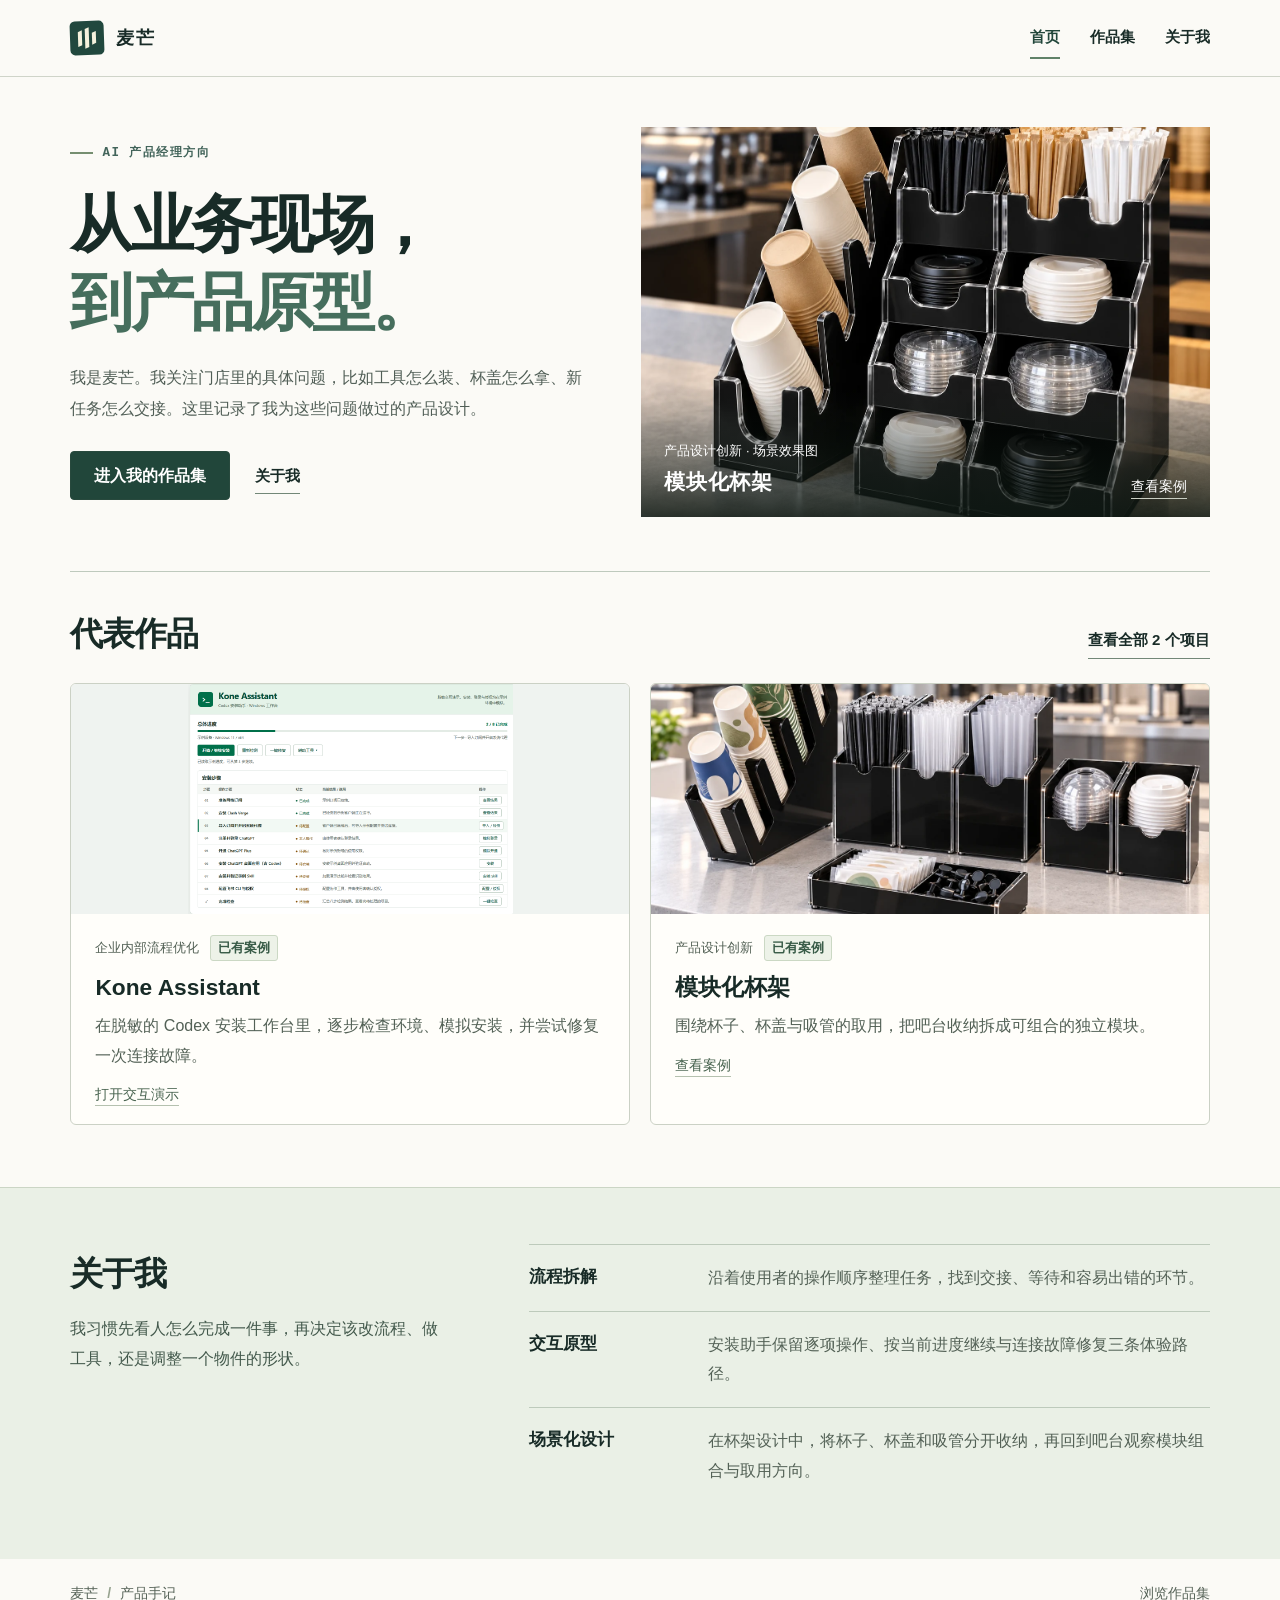
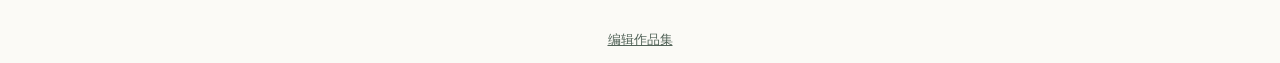
<file: index.html>
<!doctype html>
<html lang="zh-CN"><head>
<meta charset="utf-8"><meta name="viewport" content="width=device-width, initial-scale=1">
<meta name="color-scheme" content="light"><meta name="robots" content="noindex,nofollow">
<meta name="author" content="麦芒">
<meta name="description" content="麦芒的产品手记，记录门店现场的业务问题、AI 产品原型与设计案例。">
<title>个人主页 · 麦芒的产品手记</title>
<link rel="icon" href="assets/icon.svg" type="image/svg+xml">
<link rel="stylesheet" href="assets/site.css"><script src="assets/site.js" defer></script>
<script src="assets/portfolio-content.js" defer></script></head><body class="home">
<a class="skip" href="#main">跳到正文</a>
<header><div class="wrap nav"><a class="brand" href="index.html" aria-label="麦芒的产品手记，返回首页"><span class="brandmark" aria-hidden="true"><i></i><i></i><i></i></span>麦芒</a>
<nav aria-label="主导航"><a href="index.html" aria-current="page">首页</a><a href="portfolio/index.html">作品集</a><a href="index.html#practice">关于我</a></nav></div></header>
<main id="main"><section class="wrap hero">
      <div class="herotext"><div class="eyebrow"><i></i> AI 产品经理方向</div>
        <h1>从业务现场，<br><em>到产品原型。</em></h1>
        <p class="intro">我是麦芒。我关注门店里的具体问题，比如工具怎么装、杯盖怎么拿、新任务怎么交接。这里记录了我为这些问题做过的产品设计。</p>
        <div class="actions"><a class="button primary" href="portfolio/index.html">进入我的作品集</a><a class="textlink" href="#practice">关于我</a></div></div>
      <figure class="herofigure"><a href="projects/cup-rack.html" aria-label="查看模块化杯架案例">
        <img src="assets/counter.webp" alt="黑色模块化杯架在吧台上分层收纳纸杯、吸管和杯盖" fetchpriority="high" width="1375" height="1144">
        <div class="caption"><span><small>产品设计创新 · 场景效果图</small><strong>模块化杯架</strong></span><span class="caplink">查看案例</span></div></a></figure></section>
    <section id="projects" class="wrap index"><div class="featured-heading">
      <h2>代表作品</h2><a class="textlink" href="portfolio/index.html">查看全部 2 个项目</a></div>
      <div class="cards"><a class="project featured" data-group="0" href="demos/installer.html"><div class="cardart"><img src="assets/installer-workbench.png" alt="Codex 安装助手八步工作台实图" style="width:100%;object-fit:contain;object-position:center;background:#eff3f0"></div><div class="cardbody"><div class="meta"><span>企业内部流程优化</span><span class="status ready">已有案例</span></div><h3>Kone Assistant</h3><p>在脱敏的 Codex 安装工作台里，逐步检查环境、模拟安装，并尝试修复一次连接故障。</p></div><span class="detailhint">打开交互演示</span></a><a class="project featured" data-group="3" href="projects/cup-rack.html"><div class="cardart"><img src="assets/modules.webp" width="1400" height="933" loading="lazy" alt="杯子、吸管和杯盖的独立收纳模块在吧台上组合摆放"></div><div class="cardbody"><div class="meta"><span>产品设计创新</span><span class="status ready">已有案例</span></div><h3>模块化杯架</h3><p>围绕杯子、杯盖与吸管的取用，把吧台收纳拆成可组合的独立模块。</p></div><span class="detailhint">查看案例</span></a></div></section>
    <section id="practice" class="practice"><div class="wrap practicegrid"><div><h2>关于我</h2>
      <p class="about-lead">我习惯先看人怎么完成一件事，再决定该改流程、做工具，还是调整一个物件的形状。</p></div>
      <div class="skillrows"><article><h3>流程拆解</h3><p>沿着使用者的操作顺序整理任务，找到交接、等待和容易出错的环节。</p></article>
      <article><h3>交互原型</h3><p>安装助手保留逐项操作、按当前进度继续与连接故障修复三条体验路径。</p></article>
      <article><h3>场景化设计</h3><p>在杯架设计中，将杯子、杯盖和吸管分开收纳，再回到吧台观察模块组合与取用方向。</p></article></div></div></section></main>
<footer><div class="wrap foot"><span>麦芒 <b>/</b> 产品手记</span><a href="portfolio/index.html">浏览作品集</a></div><a class="manage-link" href="edit/">编辑作品集</a></footer>
</body></html>
</file>
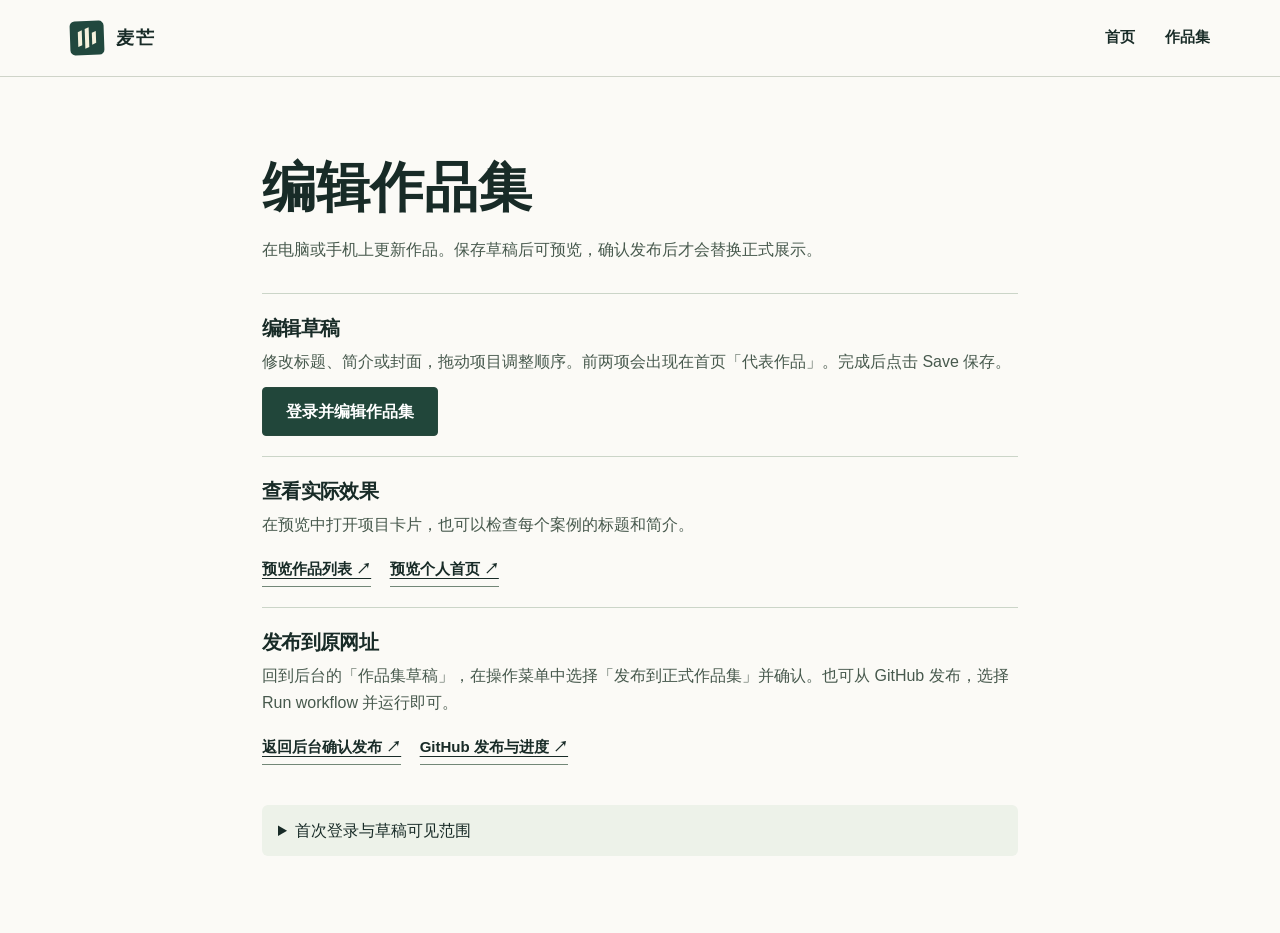
<file: edit/index.html>
<!doctype html>
<html lang="zh-CN"><head>
  <meta charset="utf-8"><meta name="viewport" content="width=device-width,initial-scale=1">
  <meta name="robots" content="noindex,nofollow"><meta name="color-scheme" content="light">
  <title>编辑作品集 · 麦芒的产品手记</title>
  <link rel="icon" href="../assets/icon.svg"><link rel="stylesheet" href="../assets/site.css">
  <style>
    .editor {max-width:800px;margin:clamp(30px,6vw,84px) auto;padding:0 22px}
    .editor h1 {font:600 clamp(2rem,6vw,3.4rem)/1.25 Georgia,"Songti SC",serif}
    .editor h2 {font-size:1.25rem;margin:0 0 6px}.editor p {color:#47594d}
    .editor .lead {margin:14px 0 30px}.step {padding:20px 0;border-top:1px solid #cbd5c8}
    .step a {margin:12px 14px 0 0;display:inline-flex}.step .textlink {text-underline-offset:4px;text-decoration:underline}
    details {margin:20px 0;padding:12px 16px;background:#edf2e9;border-radius:6px}summary {cursor:pointer}
    details p {margin:8px 0} .external {text-decoration:underline}
  </style>
</head><body>
<header><div class="wrap nav"><a class="brand" href="../"><span class="brandmark" aria-hidden="true"><i></i><i></i><i></i></span>麦芒</a>
<nav aria-label="主导航"><a href="../">首页</a><a href="../portfolio/">作品集</a></nav></div></header>
<main class="editor">
  <h1>编辑作品集</h1>
  <p class="lead">在电脑或手机上更新作品。保存草稿后可预览，确认发布后才会替换正式展示。</p>
  <section class="step"><h2>编辑草稿</h2>
    <p>修改标题、简介或封面，拖动项目调整顺序。前两项会出现在首页「代表作品」。完成后点击 Save 保存。</p>
    <a class="button primary" href="https://app.pagescms.org/maimang-studio/maimang-studio.github.io/main/file/portfolio">登录并编辑作品集</a>
  </section>
  <section class="step"><h2>查看实际效果</h2>
    <p>在预览中打开项目卡片，也可以检查每个案例的标题和简介。</p>
    <a class="textlink" href="../portfolio/index.html?preview=draft">预览作品列表 ↗</a>
    <a class="textlink" href="../index.html?preview=draft">预览个人首页 ↗</a>
  </section>
  <section class="step"><h2>发布到原网址</h2>
    <p>回到后台的「作品集草稿」，在操作菜单中选择「发布到正式作品集」并确认。也可从 GitHub 发布，选择 Run workflow 并运行即可。</p>
    <a class="textlink" href="https://app.pagescms.org/maimang-studio/maimang-studio.github.io/main/file/portfolio">返回后台确认发布 ↗</a>
    <a class="textlink" href="https://github.com/maimang-studio/maimang-studio.github.io/actions/workflows/publish-portfolio.yml">GitHub 发布与进度 ↗</a>
  </section>
  <details><summary>首次登录与草稿可见范围</summary>
    <p>在 Pages CMS 选择 Sign in with GitHub，使用作品集管理账号。首次安装时选择 maimang-studio，并只授权 maimang-studio.github.io。</p>
    <p>草稿和上传的图片保存在公开仓库，有链接的人可以读取。请只放准备公开展示的材料。</p>
  </details>
</main></body></html>
</file>
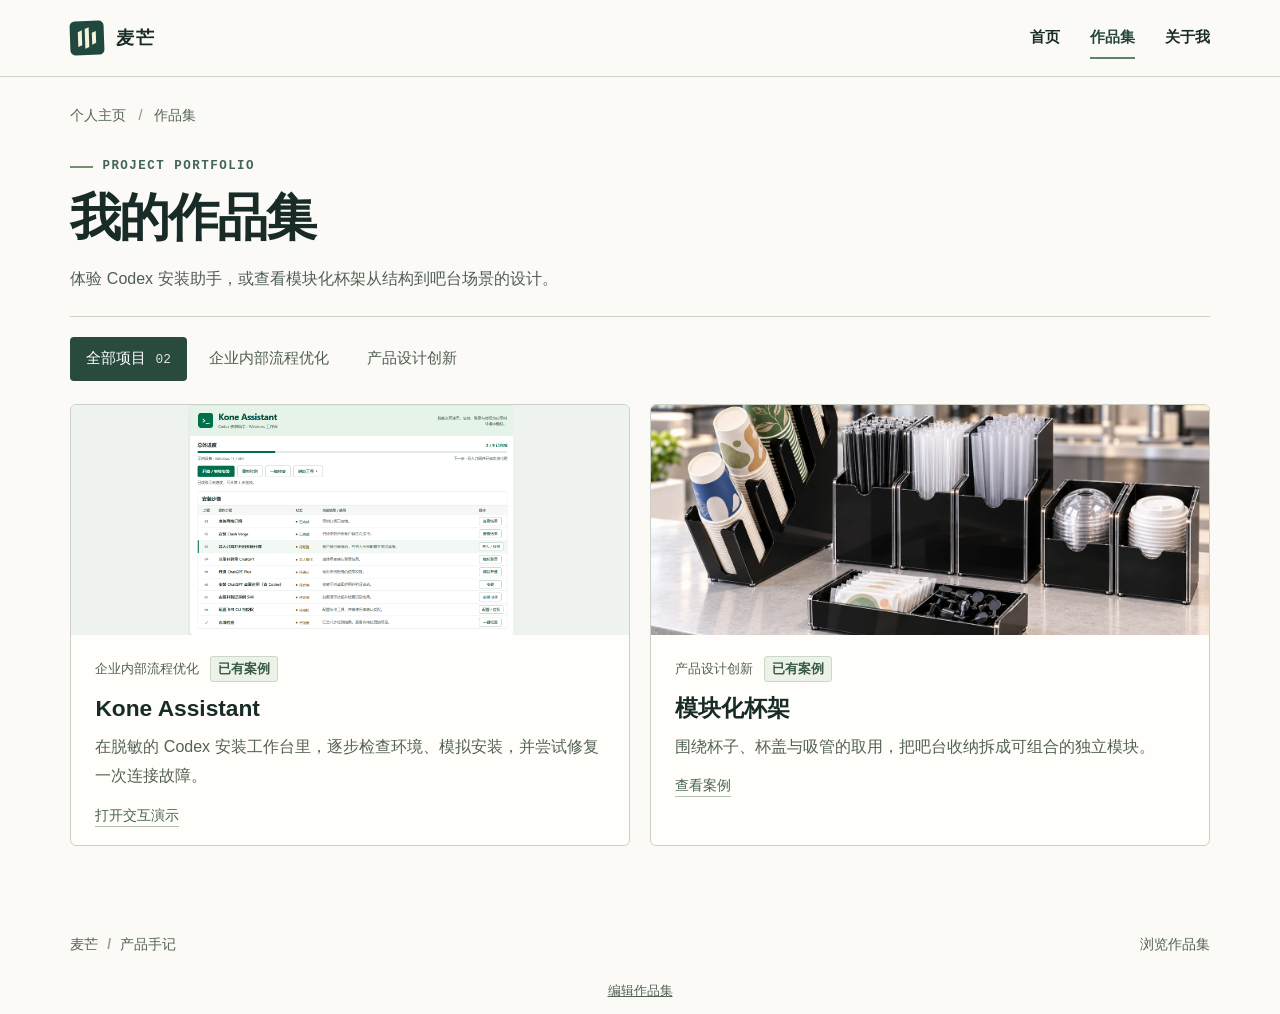
<file: portfolio/index.html>
<!doctype html>
<html lang="zh-CN"><head>
<meta charset="utf-8"><meta name="viewport" content="width=device-width, initial-scale=1">
<meta name="color-scheme" content="light"><meta name="robots" content="noindex,nofollow">
<meta name="author" content="麦芒">
<meta name="description" content="麦芒的产品手记，记录门店现场的业务问题、AI 产品原型与设计案例。">
<title>个人作品集 · 麦芒的产品手记</title>
<link rel="icon" href="../assets/icon.svg" type="image/svg+xml">
<link rel="stylesheet" href="../assets/site.css"><script src="../assets/site.js" defer></script>
<script src="../assets/portfolio-content.js" defer></script></head><body class="catalog">
<a class="skip" href="#main">跳到正文</a>
<header><div class="wrap nav"><a class="brand" href="../index.html" aria-label="麦芒的产品手记，返回首页"><span class="brandmark" aria-hidden="true"><i></i><i></i><i></i></span>麦芒</a>
<nav aria-label="主导航"><a href="../index.html">首页</a><a href="../portfolio/index.html" aria-current="page">作品集</a><a href="../index.html#practice">关于我</a></nav></div></header>
<main id="main"><div class="wrap catalog-wrap"><div class="crumb"><a href="../index.html">个人主页</a><span>/</span>作品集</div>
      <section id="projects" aria-labelledby="catalog-title">
        <div class="eyebrow"><i></i> PROJECT PORTFOLIO</div><h1 id="catalog-title">我的作品集</h1>
        <p class="catalog-intro">体验 Codex 安装助手，或查看模块化杯架从结构到吧台场景的设计。</p>
        <div class="filters" role="group" aria-label="按方向筛选项目">
        <button type="button" data-filter="all" aria-pressed="true">全部项目 <span>02</span></button><button type="button" data-filter="0" aria-pressed="false">企业内部流程优化</button><button type="button" data-filter="3" aria-pressed="false">产品设计创新</button></div>
        <p class="sr" id="filter-result" aria-live="polite"></p><div class="cards"><a class="project featured" data-group="0" href="../demos/installer.html"><div class="cardart"><img src="../assets/installer-workbench.png" alt="Codex 安装助手八步工作台实图" style="width:100%;object-fit:contain;object-position:center;background:#eff3f0"></div><div class="cardbody"><div class="meta"><span>企业内部流程优化</span><span class="status ready">已有案例</span></div><h3>Kone Assistant</h3><p>在脱敏的 Codex 安装工作台里，逐步检查环境、模拟安装，并尝试修复一次连接故障。</p></div><span class="detailhint">打开交互演示</span></a><a class="project featured" data-group="3" href="../projects/cup-rack.html"><div class="cardart"><img src="../assets/modules.webp" width="1400" height="933" loading="lazy" alt="杯子、吸管和杯盖的独立收纳模块在吧台上组合摆放"></div><div class="cardbody"><div class="meta"><span>产品设计创新</span><span class="status ready">已有案例</span></div><h3>模块化杯架</h3><p>围绕杯子、杯盖与吸管的取用，把吧台收纳拆成可组合的独立模块。</p></div><span class="detailhint">查看案例</span></a></div>
      </section></div></main>
<footer><div class="wrap foot"><span>麦芒 <b>/</b> 产品手记</span><a href="../portfolio/index.html">浏览作品集</a></div><a class="manage-link" href="../edit/">编辑作品集</a></footer>
</body></html>
</file>
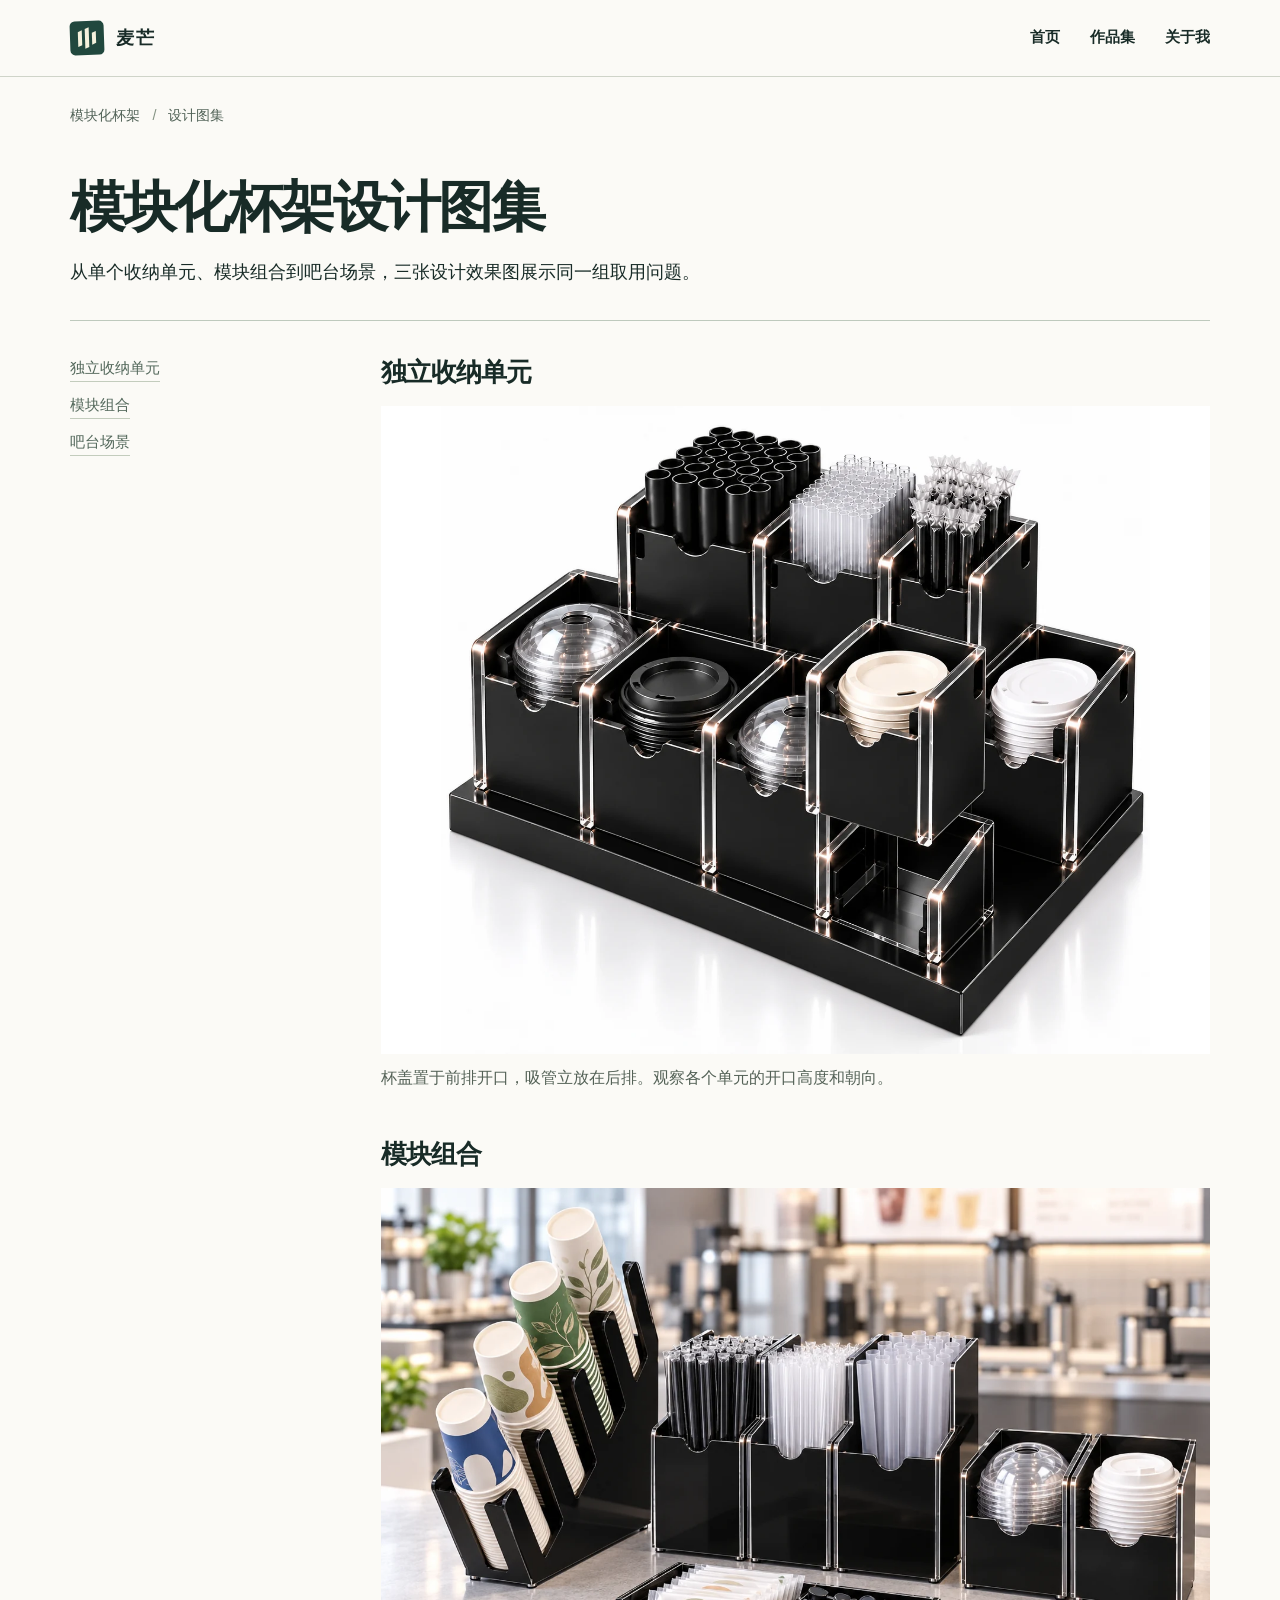
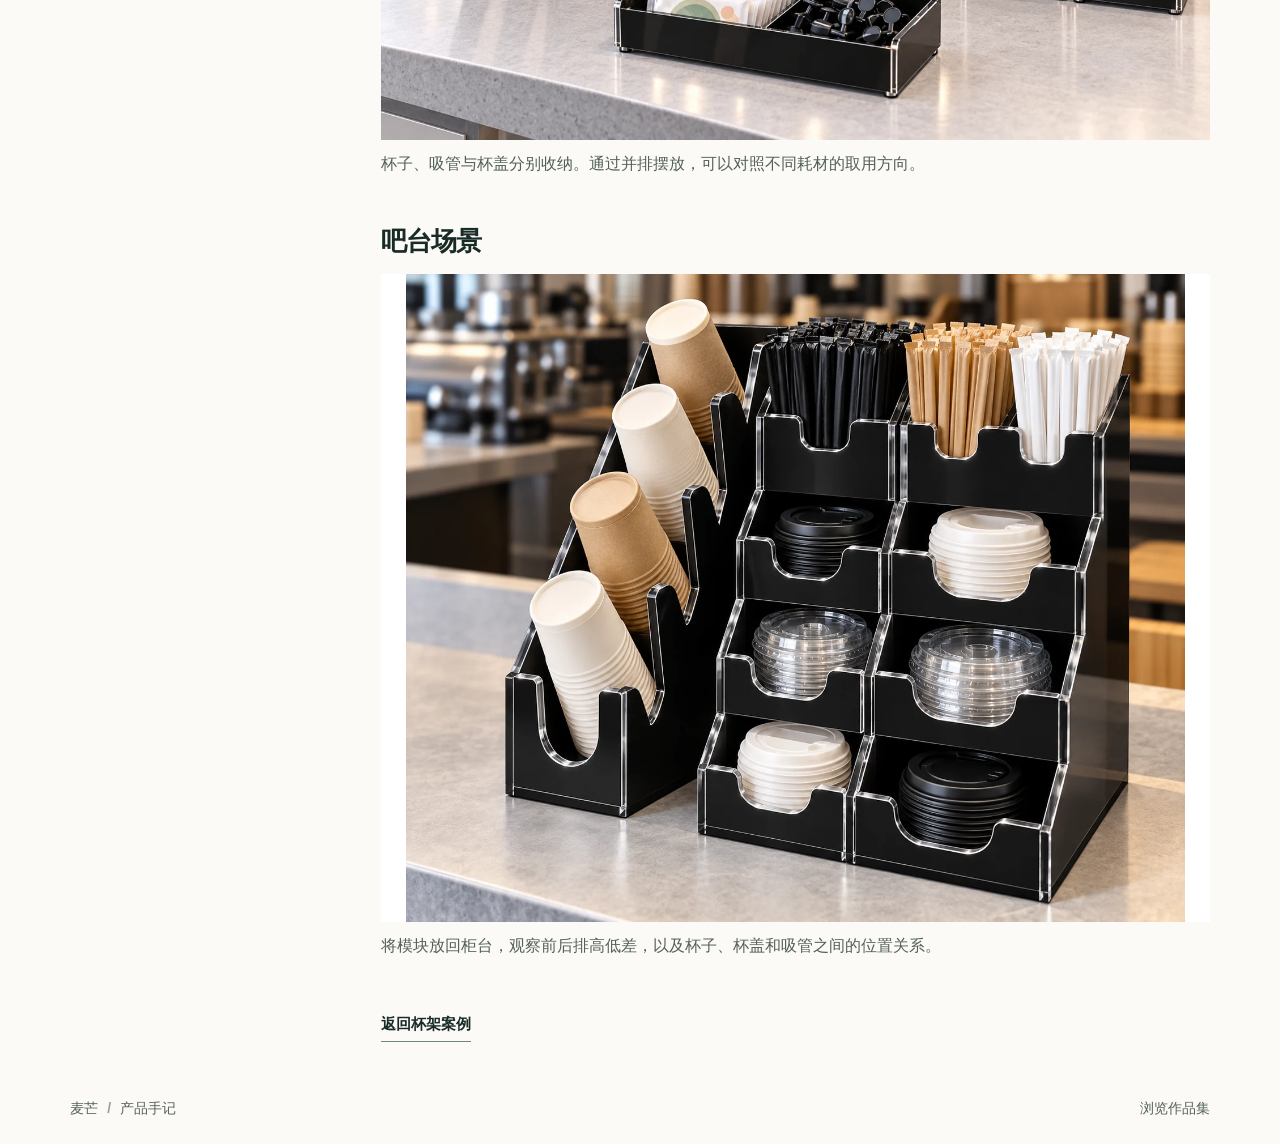
<file: demos/cup-rack.html>
<!doctype html>
<html lang="zh-CN"><head>
<meta charset="utf-8"><meta name="viewport" content="width=device-width, initial-scale=1">
<meta name="color-scheme" content="light"><meta name="robots" content="noindex,nofollow">
<meta name="author" content="麦芒">
<meta name="description" content="麦芒的产品手记，记录门店现场的业务问题、AI 产品原型与设计案例。">
<title>杯架设计图集 · 麦芒的产品手记</title>
<link rel="icon" href="../assets/icon.svg" type="image/svg+xml">
<link rel="stylesheet" href="../assets/site.css"><script src="../assets/site.js" defer></script>
</head><body class="portfolio">
<a class="skip" href="#main">跳到正文</a>
<header><div class="wrap nav"><a class="brand" href="../index.html" aria-label="麦芒的产品手记，返回首页"><span class="brandmark" aria-hidden="true"><i></i><i></i><i></i></span>麦芒</a>
<nav aria-label="主导航"><a href="../index.html">首页</a><a href="../portfolio/index.html">作品集</a><a href="../index.html#practice">关于我</a></nav></div></header>
<main id="main"><div class="wrap case"><div class="crumb"><a href="../projects/cup-rack.html">模块化杯架</a><span>/</span>设计图集</div><div class="casehead"><h1>模块化杯架设计图集</h1><p>从单个收纳单元、模块组合到吧台场景，三张设计效果图展示同一组取用问题。</p></div><div class="casegrid"><aside><nav aria-label="图集目录"><a href="#structure">独立收纳单元</a><a href="#modules">模块组合</a><a href="#counter">吧台场景</a></nav></aside><div class="sections rack-gallery"><section id="structure"><h2>独立收纳单元</h2><figure><img src="../assets/structure.webp" alt="独立收纳单元设计效果图"><figcaption>杯盖置于前排开口，吸管立放在后排。观察各个单元的开口高度和朝向。</figcaption></figure></section><section id="modules"><h2>模块组合</h2><figure><img src="../assets/modules.webp" alt="模块组合设计效果图"><figcaption>杯子、吸管与杯盖分别收纳。通过并排摆放，可以对照不同耗材的取用方向。</figcaption></figure></section><section id="counter"><h2>吧台场景</h2><figure><img src="../assets/counter.webp" alt="吧台场景设计效果图"><figcaption>将模块放回柜台，观察前后排高低差，以及杯子、杯盖和吸管之间的位置关系。</figcaption></figure></section><a class="textlink" href="../projects/cup-rack.html">返回杯架案例</a></div></div></div></main>
<footer><div class="wrap foot"><span>麦芒 <b>/</b> 产品手记</span><a href="../portfolio/index.html">浏览作品集</a></div></footer>
</body></html>
</file>
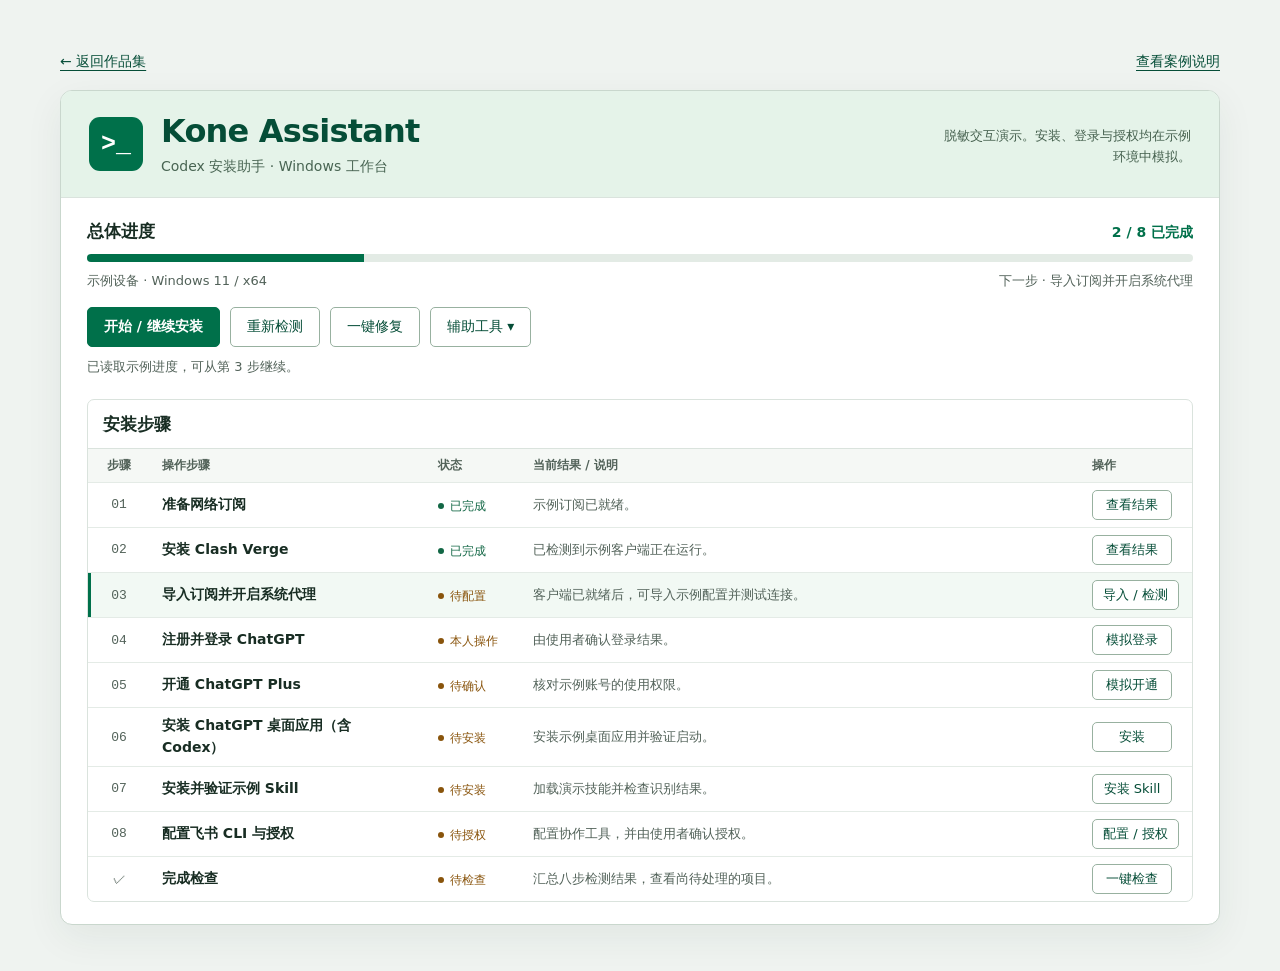
<file: demos/installer.html>
<!doctype html>
<html lang="zh-CN">
<head>
  <meta charset="utf-8">
  <meta name="viewport" content="width=device-width, initial-scale=1">
  <meta name="color-scheme" content="light">
  <title>Kone Assistant · 麦芒的产品手记</title>
  <style>
    :root { --green:#00704a; --deep:#054d37; --mint:#eef7f1; --amber:#89540c; --line:#dae3dd; --ink:#182d23; --muted:#526259; }
    * { box-sizing:border-box; }
    body { margin:0; min-height:100vh; padding:clamp(12px,3.6vw,52px) 18px; background:#eff3f0; color:var(--ink); font:14px/1.55 "Segoe UI","Microsoft YaHei UI",system-ui,sans-serif; }
    button { font:inherit; cursor:pointer; color:var(--deep); background:white; border:1px solid #98b1a0; border-radius:5px; padding:8px 16px; }
    button:hover { background:#edf5ee; }
    button:focus-visible,summary:focus-visible { outline:3px solid #ab7722; outline-offset:3px; }
    .primary { background:var(--green); color:#fff; border-color:var(--green); font-weight:650; }
    .primary:hover { background:var(--deep); }
    .window { margin:auto; max-width:1160px; background:white; border:1px solid #c9d7cd; border-radius:12px; box-shadow:0 12px 38px #203d2911; overflow:hidden; }
    header { display:flex; align-items:center; gap:18px; border-bottom:1px solid var(--line); background:#e5f3e9; padding:20px 28px; }
    .appicon { flex:none; display:grid; place-items:center; width:54px; height:54px; background:var(--green); color:white; border-radius:11px; font:700 25px Consolas,monospace; }
    h1,h2,h3,p { margin:0; }
    h1 { color:var(--deep); font-size:clamp(23px,3vw,32px); line-height:1.25; letter-spacing:-.025em; }
    header p { margin-top:5px; color:#486452; }
    .notice { margin-left:auto; max-width:250px; text-align:right; color:#45604e; font-size:13px; }
    main { padding:20px 26px 22px; }
    .summary { display:flex; align-items:baseline; justify-content:space-between; gap:12px; }
    h2 { font-size:17px; }
    #count { color:var(--green); font-weight:650; }
    progress { width:100%; height:8px; border:0; display:block; border-radius:8px; overflow:hidden; background:#e3ebe5; margin:9px 0; accent-color:var(--green); }
    progress::-webkit-progress-bar { background:#e3ebe5; } progress::-webkit-progress-value { background:var(--green); }
    .envline { display:flex; justify-content:space-between; flex-wrap:wrap; gap:4px 16px; color:var(--muted); font-size:13px; }
    .sheet { margin-top:22px; border:1px solid var(--line); border-radius:7px; overflow:hidden; }
    .sheet h2 { padding:11px 15px; border-bottom:1px solid var(--line); }
    table { width:100%; border-collapse:collapse; text-align:left; }
    th,td { padding:7px 12px; border-bottom:1px solid #e4ebe6; }
    th { color:var(--muted); background:#f5f8f5; font-weight:600; font-size:12px; }
    td:first-child,th:first-child { width:62px; text-align:center; }
    td:first-child { font:500 13px Consolas,monospace; color:var(--muted); }
    td:nth-child(2) { width:25%; font-weight:600; }
    td:nth-child(3) { width:95px; white-space:nowrap; }
    td:nth-child(4) { color:var(--muted); font-size:13px; }
    td:last-child { width:112px; }
    tr:last-child td { border:0; } tr.current { background:#f2f9f4; box-shadow:inset 3px 0 var(--green); }
    .label { display:inline-flex; align-items:center; gap:6px; font-size:12px; color:var(--amber); }
    .label::before { content:""; width:6px; height:6px; border-radius:50%; background:currentColor; }
    .label.done { color:#126745; } .label.error { color:#a33a23; }
    .row-action { padding:4px 10px; min-width:80px; font-size:13px; }
    .toolbar { display:flex; gap:10px; flex-wrap:wrap; margin:16px 0 0; }
    #feedback { font-size:13px; color:var(--muted); margin:10px 0 0; min-height:20px; }
    dialog { width:min(460px,calc(100vw - 30px)); padding:24px; border:1px solid #b7cbbc; color:var(--ink); border-radius:9px; box-shadow:0 22px 80px #142f2340; max-height:85vh; overflow:auto; }
    dialog::backdrop { background:#172e235c; }
    .dialog-head { display:flex; gap:12px; justify-content:space-between; align-items:start; }
    .dialog-head h2 { font-size:20px; }
    .close { flex:none; padding:0 8px; font-size:19px; border:0; }
    #detail { white-space:pre-line; margin-top:14px; line-height:1.8; }
    #actions { display:flex; flex-wrap:wrap; gap:8px; margin-top:22px; }
    @media(max-width:740px) {
      body { padding:0; background:white; } .window { border:0; border-radius:0; }
      header { padding:18px 15px; gap:12px; flex-wrap:wrap; } .appicon { width:44px; height:44px; font-size:20px; }
      .notice { width:100%; max-width:none; margin:0; text-align:left; font-size:12px; }
      main { padding:16px 13px; } .sheet { margin-top:16px; }
      table,tbody { display:block; } thead { position:absolute; width:1px; height:1px; clip-path:inset(50%); overflow:hidden; }
      tbody tr { display:grid; grid-template-columns:24px minmax(0,1fr) auto; align-items:center; gap:4px 8px; padding:10px; border-bottom:1px solid var(--line); }
      tbody tr:last-child { border:0; } tbody td { border:0; padding:0; } tbody td:nth-child(n) { width:auto; }
      td:first-child { grid-column:1; grid-row:1; } td:nth-child(2) { grid-column:2; grid-row:1; }
      td:nth-child(3) { grid-column:3; grid-row:1; text-align:right; }
      td:nth-child(4) { grid-column:2; grid-row:2; } td:last-child { grid-column:3; grid-row:2; text-align:right; }
      .row-action { min-width:64px; } .toolbar button { flex:auto; }
    }
    .demo-nav { max-width:1160px; margin:0 auto 12px; display:flex; gap:20px; justify-content:space-between; }
    .demo-nav a { color:var(--deep); padding:5px 0; text-underline-offset:4px; }
    .embedded .demo-nav { display:none; }
    .embedded body { min-height:0; padding:0; background:white; }
    .embedded .window { border:0; border-radius:0; box-shadow:none; max-width:none; }
    @media(prefers-reduced-motion:no-preference) { progress::-webkit-progress-value { transition:width .22s ease; } }
  </style>
</head>
<body>
<nav class="demo-nav" aria-label="作品集导航"><a href="../portfolio/index.html">← 返回作品集</a><a href="../projects/installer.html">查看案例说明</a></nav>
<div class="window">
  <header>
    <span class="appicon" aria-hidden="true">&gt;_</span>
    <div><h1>Kone Assistant</h1><p>Codex 安装助手 · Windows 工作台</p></div>
    <p class="notice">脱敏交互演示。安装、登录与授权均在示例环境中模拟。</p>
  </header>
  <main>
    <section aria-labelledby="progress-title">
      <div class="summary"><h2 id="progress-title">总体进度</h2><span id="count"></span></div>
      <progress id="progress" value="0" max="8" aria-label="已完成步骤"></progress>
      <div class="envline"><span>示例设备 · Windows 11 / x64</span><span id="next"></span></div>
    </section>
    <div class="toolbar" aria-label="工作台操作">
      <button class="primary" id="guide">开始 / 继续安装</button>
      <button id="detect">重新检测</button><button id="repair">一键修复</button><button id="tools">辅助工具 ▾</button>
    </div>
    <p id="feedback" role="status"></p>
    <section class="sheet" aria-labelledby="steps-title">
      <h2 id="steps-title">安装步骤</h2>
      <table aria-label="安装步骤与操作">
        <thead><tr><th scope="col">步骤</th><th scope="col">操作步骤</th><th scope="col">状态</th><th scope="col">当前结果 / 说明</th><th scope="col">操作</th></tr></thead>
        <tbody id="rows"></tbody>
      </table>
    </section>
    <noscript>请启用 JavaScript 以操作安装工作台。</noscript>
  </main>
</div>
<dialog id="popup" aria-labelledby="dialog-title">
  <div class="dialog-head"><h2 id="dialog-title"></h2><button id="close" class="close" aria-label="关闭">×</button></div>
  <p id="detail"></p><div id="actions"></div>
</dialog>
<script>
'use strict';
if (window.self !== window.top) document.documentElement.classList.add('embedded');
// Only the values in this fixture change during a session.
const steps = [
  {name:'准备网络订阅', status:'待准备', action:'选择订阅', note:'选择演示用的订阅配置。', prompt:'使用内置的示例订阅继续，无需填写地址或购买服务。', confirm:'使用示例订阅', result:'示例订阅已就绪。'},
  {name:'安装 Clash Verge', status:'待安装', action:'安装', note:'为示例设备准备网络客户端。', prompt:'模拟安装并启动网络客户端，完成后即可导入配置。', confirm:'模拟安装', result:'已检测到示例客户端正在运行。'},
  {name:'导入订阅并开启系统代理', status:'待配置', action:'导入 / 检测', note:'客户端已就绪后，可导入示例配置并测试连接。', prompt:'模拟导入订阅、打开系统代理，再检查连接结果。', confirm:'导入并检测', result:'示例配置已导入，连接检测通过。'},
  {name:'注册并登录 ChatGPT', status:'本人操作', action:'模拟登录', note:'由使用者确认登录结果。', prompt:'在实际流程中，这一步由使用者完成登录。在这里确认示例会话，即可继续。', confirm:'确认示例登录', result:'使用者已确认示例会话。'},
  {name:'开通 ChatGPT Plus', status:'待确认', action:'模拟开通', note:'核对示例账号的使用权限。', prompt:'此示例账号已具备演示所需的权限。确认后继续，无需付款。', confirm:'确认示例权益', result:'示例账号权益已确认。'},
  {name:'安装 ChatGPT 桌面应用（含 Codex）', status:'待安装', action:'安装', note:'安装示例桌面应用并验证启动。', prompt:'模拟完成桌面应用的安装与首次启动，随后返回工作台查看结果。', confirm:'模拟安装并启动', result:'桌面应用已就绪，启动验证通过。'},
  {name:'安装并验证示例 Skill', status:'待安装', action:'安装 Skill', note:'加载演示技能并检查识别结果。', prompt:'将虚构的「文档整理」技能加入示例环境，再验证能否识别。', confirm:'安装并验证', result:'文档整理 Skill 已通过自检。'},
  {name:'配置飞书 CLI 与授权', status:'待授权', action:'配置 / 授权', note:'配置协作工具，并由使用者确认授权。', prompt:'模拟安装 CLI 和配套技能，然后确认示例授权。此页面无需输入账号或验证码。', confirm:'确认模拟授权', result:'协作工具与示例授权均已就绪。'}
];
const byId = id => document.getElementById(id);
const popup = byId('popup');
let states = [], log = [], brokenNetwork = false;
let returnFocus = null;
function button(text, callback, className = '') {
  const element = document.createElement('button');
  element.type = 'button';
  element.textContent = text;
  element.className = className;
  element.addEventListener('click', callback);
  return element;
}
function message(text) {
  log.push(text);
  byId('feedback').textContent = text;
}
function modal(title, detail, actions) {
  byId('dialog-title').textContent = title;
  byId('detail').textContent = detail;
  byId('actions').replaceChildren(...actions.map(([text, fn], i) => button(text, fn, i ? '' : 'primary')));
  if (!popup.open) {
    returnFocus = document.activeElement;
    popup.showModal();
  }
  byId('actions').firstElementChild?.focus();
}
function closeModal() { popup.close(); }
byId('close').onclick = closeModal;
popup.addEventListener('close', () => {
  const key = returnFocus?.dataset.step;
  const target = key === undefined ? returnFocus : document.querySelector('[data-step="' + key + '"]');
  if (target?.isConnected) target.focus({preventScroll:true});
});
function nextIndex() { return states.findIndex(s => s !== 'done'); }
function row(cells, action, current = false) {
  const tr = document.createElement('tr');
  if (current) tr.className = 'current';
  for (const item of [...cells, action]) {
    const cell = document.createElement('td');
    cell.append(item);
    tr.append(cell);
  }
  return tr;
}
function badge(label, state) {
  const element = document.createElement('span');
  element.className = 'label ' + state;
  element.textContent = label;
  return element;
}
function render() {
  const next = nextIndex(), count = states.filter(s => s === 'done').length;
  byId('count').textContent = count + ' / 8 已完成';
  byId('progress').value = count;
  byId('next').textContent = next < 0 ? '全部步骤已完成，可进行总检' : '下一步 · ' + steps[next].name;
  const rows = steps.map((step, i) => {
    const state = states[i], done = state === 'done', fault = state === 'error';
    const act = button(done ? '查看结果' : fault ? '修复 / 复查' : step.action, () => openStep(i), 'row-action');
    act.dataset.step = i;
    act.setAttribute('aria-label', '第 ' + (i+1) + ' 步 · ' + act.textContent);
    return row([String(i+1).padStart(2,'0'), step.name,
      badge(done ? '已完成' : fault ? '需修复' : step.status, state),
      done ? step.result : fault ? '示例连接超时，可修复后复查。' : step.note], act, i === next);
  });
  rows.push(row(['✓','完成检查',badge(count === 8 ? '就绪' : '待检查', count === 8 ? 'done' : ''),
    '汇总八步检测结果，查看尚待处理的项目。'],button('一键检查', report, 'row-action')));
  byId('rows').replaceChildren(...rows);
}
function openStep(i, guided = false) {
  const step = steps[i], title = '第 ' + (i+1) + ' 步 · ' + step.name;
  if (states[i] === 'done') return modal(title, step.result, [['返回工作台', closeModal]]);
  const next = nextIndex();
  if (i > next) {
    return modal(title, '请先完成第 ' + (next+1) + ' 步「' + steps[next].name + '」。当前进度会保留。',
      [['前往待办步骤', () => openStep(next, guided)], ['返回工作台', closeModal]]);
  }
  const fault = states[i] === 'error';
  modal(title, fault ? '检测到示例网络配置异常。恢复配置并再次检测后可从当前步骤继续。' : step.prompt,
    [[fault ? '修复并复查' : step.confirm, () => {
      if (i === 2 && brokenNetwork && !fault) {
        states[i] = 'error';
        message('第 3 步检测未通过，其他步骤的进度已保留。');
        render();
        return openStep(i, guided);
      }
      if (i === 2) brokenNetwork = false;
      states[i] = 'done';
      message('第 ' + (i+1) + ' 步完成 · ' + step.result);
      render();
      if (guided && nextIndex() >= 0) return openStep(nextIndex(), true);
      if (nextIndex() < 0) return report();
      closeModal();
    }], ['稍后继续', closeModal]]);
}
function report() {
  const pending = steps.filter((_,i) => states[i] !== 'done');
  const count = steps.length - pending.length;
  message('完成检查 · ' + count + ' / 8 已就绪。');
  modal('完成检查', pending.length
    ? '已完成 ' + count + ' 项。以下步骤仍需处理：\n\n' + pending.map(s => '· ' + s.name).join('\n')
    : '8 / 8 项检查通过。示例桌面应用、Skill 与协作工具均已就绪。',
    pending.length ? [['继续安装', () => openStep(nextIndex(), true)], ['返回工作台', closeModal]]
      : [['返回工作台', closeModal], ['查看安装日志', showLog]]);
}
function detect() {
  if (brokenNetwork && states[2] !== 'done') states[2] = 'error';
  render();
  message(states.includes('error') ? '已重新检测 · 第 3 步连接异常，可选择「一键修复」。'
    : '已重新检测 · ' + states.filter(s => s === 'done').length + ' 项已完成，未发现示例故障。');
}
function repair() {
  if (!brokenNetwork) return modal('一键修复', '诊断完成，示例环境中没有需要修复的故障。', [['返回工作台', closeModal]]);
  modal('一键修复', '第 3 步的示例网络连接超时。恢复示例配置后将重新检测，已完成步骤会保留。',
    [['修复并复查', () => {
      brokenNetwork = false;
      states[2] = 'done';
      render();
      message('修复完成 · 第 3 步连接已恢复并通过复查。');
      closeModal();
    }], ['取消', closeModal]]);
}
function showLog() { modal('安装日志', log.map((line, i) => (i+1) + '. ' + line).join('\n'), [['返回工作台', closeModal]]); }
function reset(mode) {
  states = steps.map((_,i) => mode !== 'fresh' && i < 2 ? 'done' : 'pending');
  brokenNetwork = mode === 'fault';
  log = [];
  render();
  message(mode === 'fault' ? '已载入连接故障样例，点击「重新检测」可定位异常。'
    : mode === 'fresh' ? '已载入全新设备样例，可从第 1 步开始。' : '已读取示例进度，可从第 3 步继续。');
}
function switchSample(mode) {
  modal('切换演示样例', '切换后，本次页面中的安装进度与日志将重置。', [
    ['切换样例', () => { reset(mode); closeModal(); }], ['取消', closeModal]]);
}
byId('guide').onclick = () => nextIndex() < 0 ? report() : openStep(nextIndex(), true);
byId('detect').onclick = detect;
byId('repair').onclick = repair;
byId('tools').onclick = () => modal('辅助工具', '查看当前会话的安装记录，或切换设备样例。', [
  ['查看安装日志', showLog], ['从第一步体验', () => switchSample('fresh')], ['载入连接故障', () => switchSample('fault')]]);
reset('resume');
</script>
</body>
</html>
</file>
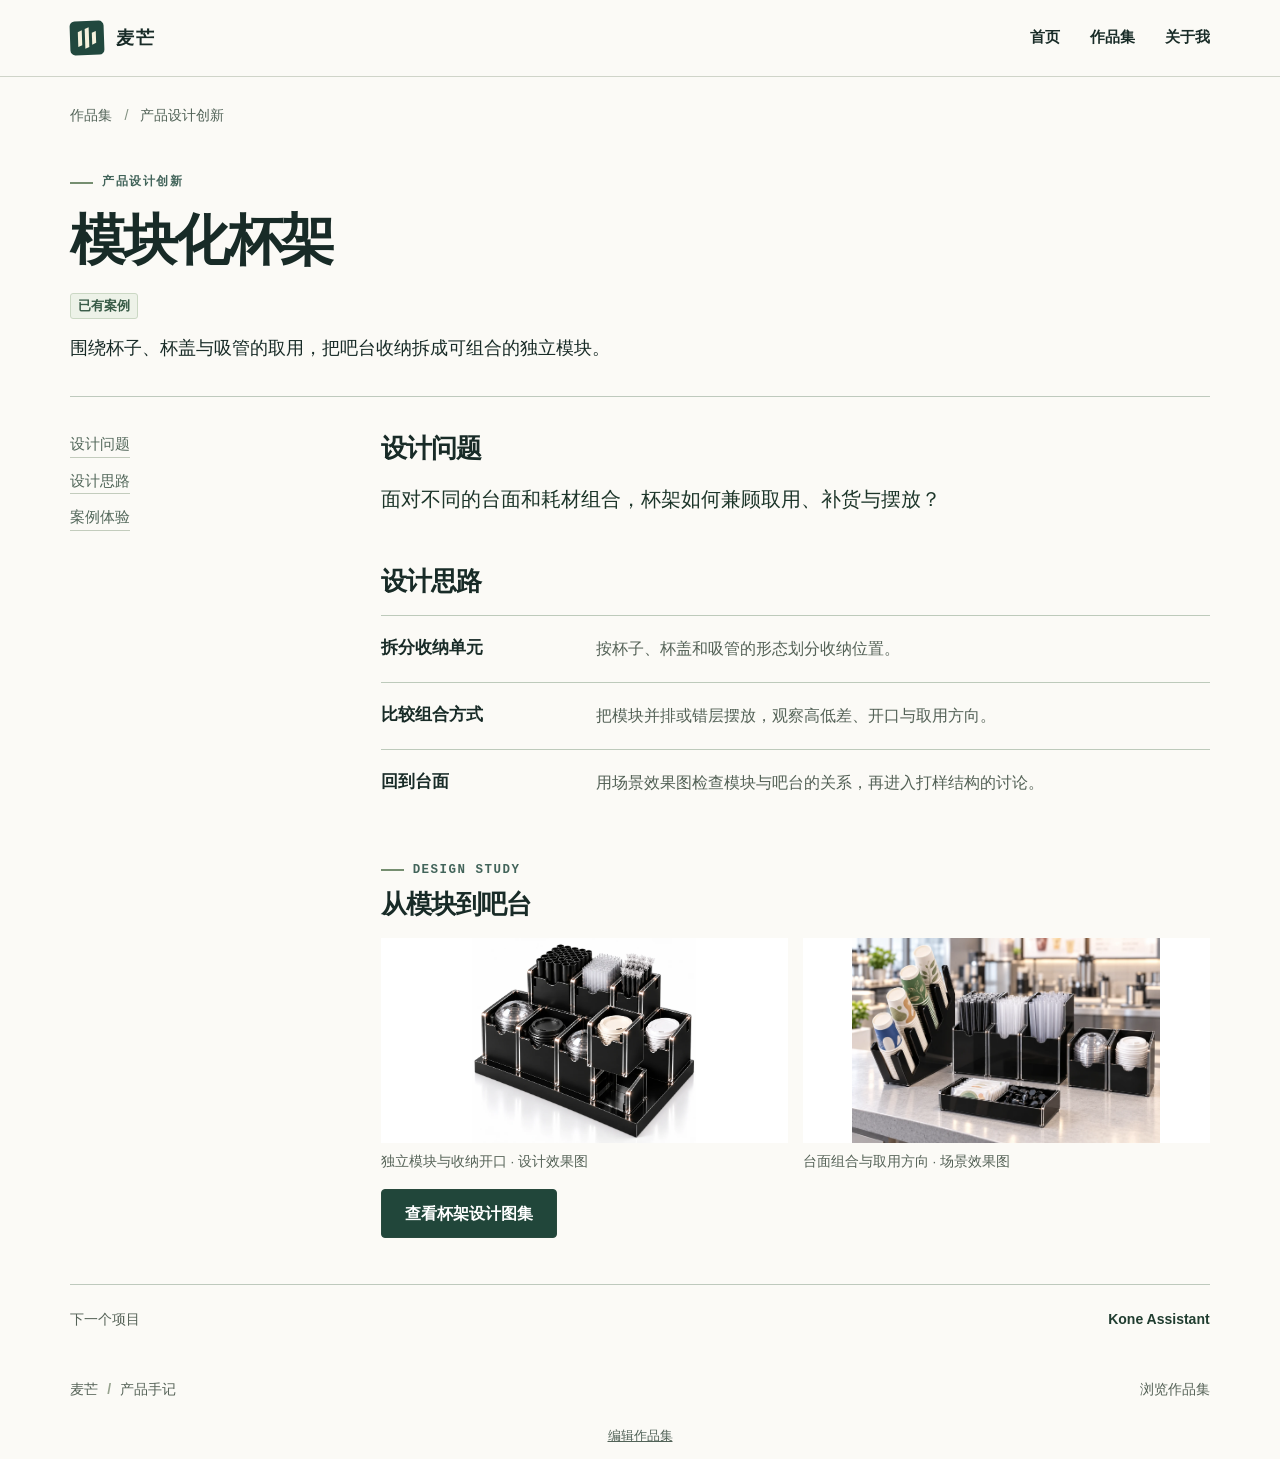
<file: projects/cup-rack.html>
<!doctype html>
<html lang="zh-CN"><head>
<meta charset="utf-8"><meta name="viewport" content="width=device-width, initial-scale=1">
<meta name="color-scheme" content="light"><meta name="robots" content="noindex,nofollow">
<meta name="author" content="麦芒">
<meta name="description" content="麦芒的产品手记，记录门店现场的业务问题、AI 产品原型与设计案例。">
<title>模块化杯架 · 麦芒的产品手记</title>
<link rel="icon" href="../assets/icon.svg" type="image/svg+xml">
<link rel="stylesheet" href="../assets/site.css"><script src="../assets/site.js" defer></script>
<script src="../assets/portfolio-content.js" defer></script></head><body class="portfolio">
<a class="skip" href="#main">跳到正文</a>
<header><div class="wrap nav"><a class="brand" href="../index.html" aria-label="麦芒的产品手记，返回首页"><span class="brandmark" aria-hidden="true"><i></i><i></i><i></i></span>麦芒</a>
<nav aria-label="主导航"><a href="../index.html">首页</a><a href="../portfolio/index.html">作品集</a><a href="../index.html#practice">关于我</a></nav></div></header>
<main id="main"><div class="wrap case"><div class="crumb"><a href="../portfolio/index.html#projects">作品集</a><span>/</span>产品设计创新</div><div class="casehead"><div class="eyebrow"><i></i> 产品设计创新</div><h1>模块化杯架</h1><span class="status ready">已有案例</span><p>围绕杯子、杯盖与吸管的取用，把吧台收纳拆成可组合的独立模块。</p></div><div class="casegrid"><aside><nav aria-label="案例目录"><a href="#question">设计问题</a><a href="#path">设计思路</a><a href="#experience">案例体验</a></nav></aside><div class="sections"><section id="question"><h2>设计问题</h2><p class="question">面对不同的台面和耗材组合，杯架如何兼顾取用、补货与摆放？</p></section><section id="path"><h2>设计思路</h2><div class="skillrows"><article><h3>拆分收纳单元</h3><p>按杯子、杯盖和吸管的形态划分收纳位置。</p></article><article><h3>比较组合方式</h3><p>把模块并排或错层摆放，观察高低差、开口与取用方向。</p></article><article><h3>回到台面</h3><p>用场景效果图检查模块与吧台的关系，再进入打样结构的讨论。</p></article></div></section><section id="experience"><div class="sectiontitle"><div class="eyebrow"><i></i> DESIGN STUDY</div><h2>从模块到吧台</h2></div><div class="gallery"><figure><img src="../assets/structure.webp" alt="可拆卸收纳模块的设计效果图"><figcaption>独立模块与收纳开口 · 设计效果图</figcaption></figure><figure><img src="../assets/modules.webp" alt="模块在吧台上的组合效果图"><figcaption>台面组合与取用方向 · 场景效果图</figcaption></figure></div><a class="button primary" href="../demos/cup-rack.html">查看杯架设计图集</a></section></div></div><div class="casenext"><span>下一个项目</span><a href="installer.html">Kone Assistant</a></div></div></main>
<footer><div class="wrap foot"><span>麦芒 <b>/</b> 产品手记</span><a href="../portfolio/index.html">浏览作品集</a></div><a class="manage-link" href="../edit/">编辑作品集</a></footer>
</body></html>
</file>
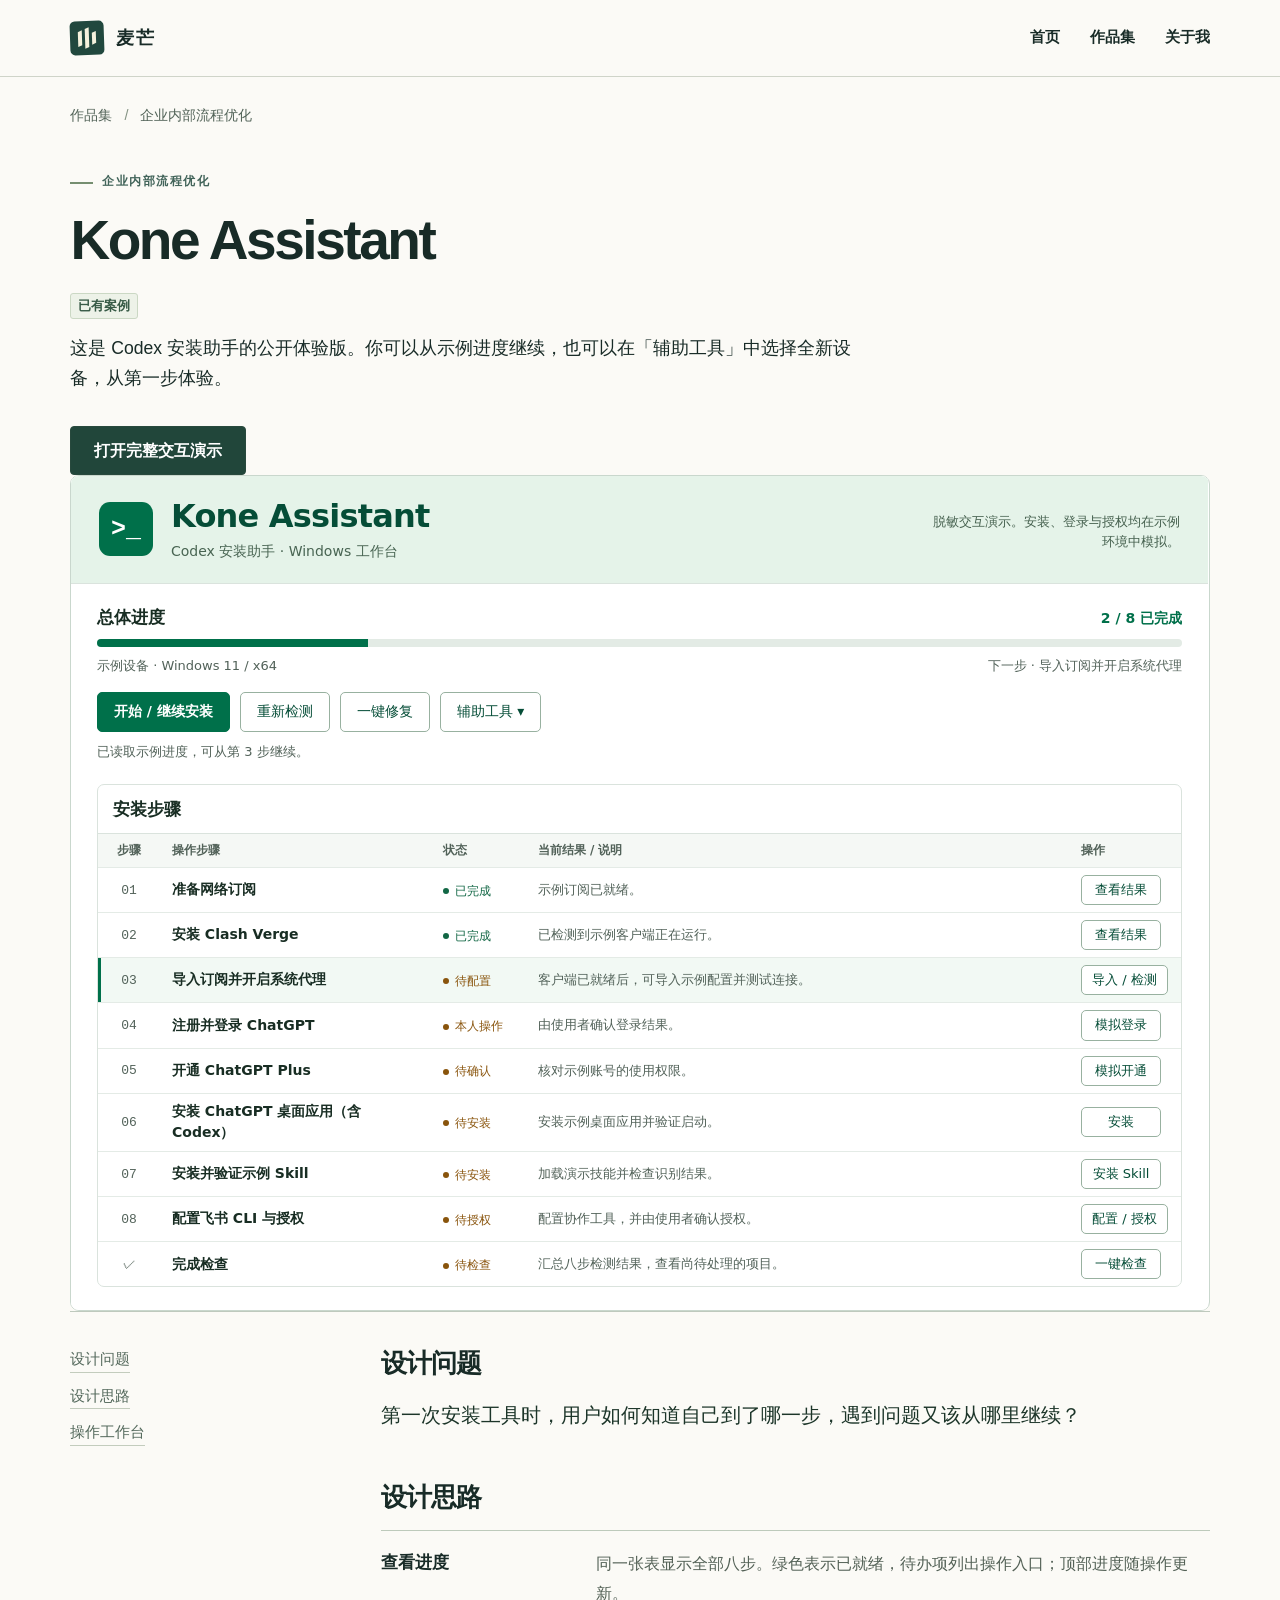
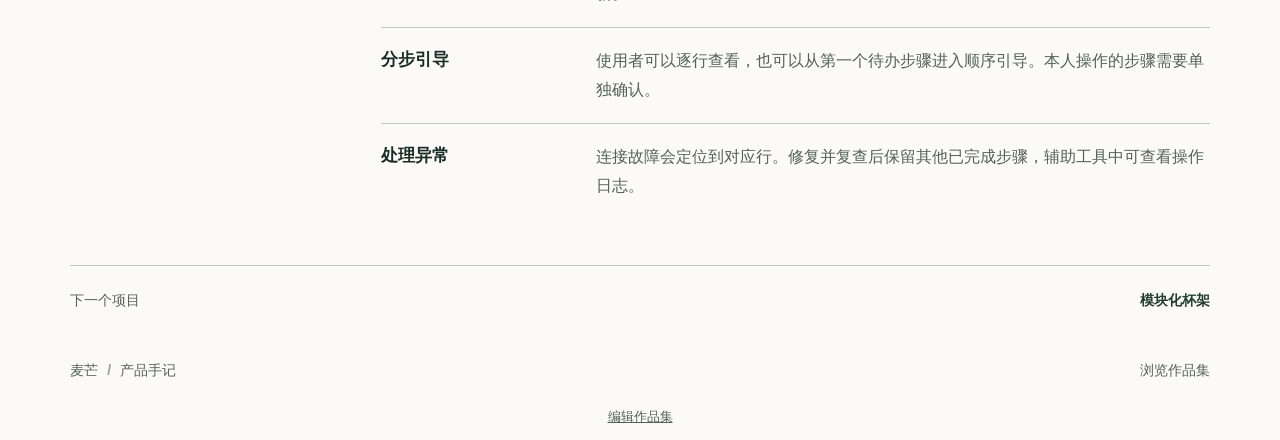
<file: projects/installer.html>
<!doctype html>
<html lang="zh-CN"><head>
<meta charset="utf-8"><meta name="viewport" content="width=device-width, initial-scale=1">
<meta name="color-scheme" content="light"><meta name="robots" content="noindex,nofollow">
<meta name="author" content="麦芒">
<meta name="description" content="麦芒的产品手记，记录门店现场的业务问题、AI 产品原型与设计案例。">
<title>Kone Assistant · 麦芒的产品手记</title>
<link rel="icon" href="../assets/icon.svg" type="image/svg+xml">
<link rel="stylesheet" href="../assets/site.css"><script src="../assets/site.js" defer></script>
<script src="../assets/portfolio-content.js" defer></script></head><body class="portfolio">
<a class="skip" href="#main">跳到正文</a>
<header><div class="wrap nav"><a class="brand" href="../index.html" aria-label="麦芒的产品手记，返回首页"><span class="brandmark" aria-hidden="true"><i></i><i></i><i></i></span>麦芒</a>
<nav aria-label="主导航"><a href="../index.html">首页</a><a href="../portfolio/index.html">作品集</a><a href="../index.html#practice">关于我</a></nav></div></header>
<main id="main"><div class="wrap case"><div class="crumb"><a href="../portfolio/index.html#projects">作品集</a><span>/</span>企业内部流程优化</div><div class="casehead"><div class="eyebrow"><i></i> 企业内部流程优化</div><h1>Kone Assistant</h1><span class="status ready">已有案例</span><p>这是 Codex 安装助手的公开体验版。你可以从示例进度继续，也可以在「辅助工具」中选择全新设备，从第一步体验。</p></div><section id="experience" aria-label="可操作的安装工作台">
  <p><a class="button primary" href="../demos/installer.html">打开完整交互演示</a></p>
  <iframe id="workbench" title="Codex 八步安装工作台，可直接操作" src="../demos/installer.html" style="display:block;width:100%;height:820px;box-sizing:border-box;border:1px solid #c9d7cd;border-radius:9px;background:white"></iframe>
</section>
<script>
  const frame = document.getElementById('workbench');
  function fitWorkbench() {
    if (location.protocol === 'file:') return;
    const body = frame.contentDocument?.body;
    if (!body?.querySelector('.window')) return;
    const resize = () => { frame.style.height = Math.ceil(body.getBoundingClientRect().height + 2) + 'px'; };
    resize();
    new ResizeObserver(resize).observe(body);
  }
  frame.addEventListener('load', fitWorkbench);
  if (location.protocol !== 'file:' && frame.contentDocument?.readyState === 'complete') fitWorkbench();
</script><div class="casegrid"><aside><nav aria-label="案例目录"><a href="#question">设计问题</a><a href="#path">设计思路</a><a href="#experience">操作工作台</a></nav></aside><div class="sections"><section id="question"><h2>设计问题</h2><p class="question">第一次安装工具时，用户如何知道自己到了哪一步，遇到问题又该从哪里继续？</p></section><section id="path"><h2>设计思路</h2><div class="skillrows"><article><h3>查看进度</h3><p>同一张表显示全部八步。绿色表示已就绪，待办项列出操作入口；顶部进度随操作更新。</p></article><article><h3>分步引导</h3><p>使用者可以逐行查看，也可以从第一个待办步骤进入顺序引导。本人操作的步骤需要单独确认。</p></article><article><h3>处理异常</h3><p>连接故障会定位到对应行。修复并复查后保留其他已完成步骤，辅助工具中可查看操作日志。</p></article></div></section></div></div><div class="casenext"><span>下一个项目</span><a href="cup-rack.html">模块化杯架</a></div></div></main>
<footer><div class="wrap foot"><span>麦芒 <b>/</b> 产品手记</span><a href="../portfolio/index.html">浏览作品集</a></div><a class="manage-link" href="../edit/">编辑作品集</a></footer>
</body></html>
</file>
<file: assets/site.css>
*{box-sizing:border-box}html{scroll-behavior:smooth;scroll-padding-top:24px}body{margin:0;color:#182b27;background:#fbfaf6;font:1rem/1.7 "Segoe UI","PingFang SC","Microsoft YaHei",sans-serif;-webkit-font-smoothing:antialiased}a{color:inherit;text-decoration:none}a:focus-visible,button:focus-visible{outline:3px solid #ba5a27;outline-offset:4px}button{font:inherit;cursor:pointer}img{display:block;width:100%;height:auto}figure,h1,h2,h3,p{margin:0}button,a{touch-action:manipulation}[hidden]{display:none!important}.wrap{width:min(1240px,89%);margin:0 auto}.skip,.sr{position:absolute;width:1px;height:1px;overflow:hidden;clip-path:inset(50%)}.skip:focus{z-index:5;top:8px;left:8px;padding:10px;background:#fff;width:auto;height:auto;clip-path:none}header{border-bottom:1px solid #cfd4c9}.nav{height:76px;display:flex;align-items:center;justify-content:space-between}.brand{display:inline-flex;align-items:center;gap:12px;font-size:1.13rem;font-weight:700;letter-spacing:.08em}.brandmark{display:flex;gap:3px;align-items:center;justify-content:center;width:34px;height:34px;background:#21483e;border-radius:5px;transform:rotate(-2deg)}.brandmark i{height:15px;width:4px;background:#f5f2dd;transform:skewY(-22deg)}.brandmark i:nth-child(2){height:20px}.brandmark i:last-child{height:12px}.nav nav{display:flex;gap:30px;font-size:.93rem;font-weight:600}.nav nav a{padding:8px 0}.nav nav a:hover,.textlink:hover,.crumb a:hover,.foot a:hover,.casenext a:hover{color:#947047;text-decoration:underline;text-underline-offset:5px}.hero{display:grid;grid-template-columns:.95fr 1.05fr;gap:5%;align-items:center;padding-block:50px 54px}.eyebrow{font:600 .78rem/1.5 "Consolas","Courier New",monospace;letter-spacing:.12em;color:#42645a;display:flex;align-items:center;gap:9px}.eyebrow i{width:23px;height:2px;background:#758e70}.herotext h1{font:600 clamp(2.9rem,4.95vw,4.65rem)/1.23 Georgia,"Songti SC","Noto Serif CJK SC","SimSun",serif;letter-spacing:-.042em;margin:24px 0 21px}.herotext h1 em{font-style:normal;color:#466e5d}.intro{max-width:32em;color:#505e56;line-height:1.9}.intro strong{display:inline-block;font-weight:650;color:#233b31;margin-bottom:3px}.actions{margin-top:27px;display:flex;gap:25px;align-items:center}.button{border:1px solid #28493d;border-radius:4px;display:inline-flex;align-items:center;justify-content:center;padding:10px 23px;min-height:44px;font:600 .94rem/1.5 inherit;font-weight:600}.primary{background:#21463a;color:white}.primary:hover{background:#315d4e}.textlink{display:inline-block;font-weight:600;font-size:.94rem;border-bottom:1px solid #728777;padding:5px 0}.herofigure{min-width:0;background:#292d27}.herofigure a{display:block;position:relative;overflow:hidden}.herofigure img{width:100%;height:clamp(360px,30.5vw,435px);object-fit:cover;object-position:50% 51%;transition:transform .4s}.herofigure a:hover img{transform:scale(1.025)}.caption{position:absolute;inset:auto 0 0;background:linear-gradient(transparent,rgba(13,23,18,.88));display:flex;align-items:end;justify-content:space-between;color:white;padding:51px 23px 18px;gap:12px}.caption small,.caption strong{display:block}.caption small{font-size:.8rem;margin-bottom:2px}.caption strong{font-size:1.3rem;letter-spacing:.03em}.caplink{font-size:.86rem;border-bottom:1px solid #c9cec2}.index{padding:39px 0 62px;border-top:1px solid #bec9bd}h2{font-size:clamp(1.65rem,2.6vw,2.45rem);line-height:1.4;letter-spacing:-.035em}.sectionhead h2,.practice h2,.sectiontitle h2{margin-top:7px}.filters{display:flex;gap:6px;flex-wrap:wrap;margin:23px 0}.filters button{padding:8px 15px;border:1px solid transparent;border-radius:4px;color:#4e5d53;background:transparent;min-height:42px;font-size:.93rem}.filters button[aria-pressed=true]{background:#294b3e;color:white}.filters button:not([aria-pressed=true]):hover{background:#e9eee4}.filters span{font:.8rem/1 monospace;margin-left:5px;opacity:.85}.cards{display:grid;grid-template-columns:repeat(2,minmax(0,1fr));gap:20px}.project{min-width:0;transition:border-color .15s,background .15s}.featured{border:1px solid #cbd1c5;display:flex;flex-direction:column;background:#fffefa;border-radius:6px;overflow:hidden}.cardart{height:clamp(220px,18vw,258px);overflow:hidden;background:#e3e8db}.cardart>img{height:100%;object-fit:cover;object-position:50% 62%}.cardbody{padding:21px 24px 8px}.meta{display:flex;gap:11px;align-items:center;font-size:.83rem;color:#526054;flex-wrap:wrap}.status{display:inline-block;border:1px solid #d5cbb3;border-radius:3px;color:#706042;background:#f5f0e4;padding:1px 7px;font-size:.8rem;font-weight:600}.ready{color:#385b47;background:#edf2e8;border-color:#cbd8c4}.cardbody h3{font-size:1.42rem;line-height:1.45;margin:10px 0 7px}.cardbody p,.skillrows p,.sections p,.demo>p{color:#536156;line-height:1.85}.detailhint{align-self:start;margin:6px 24px 18px;font-size:.875rem;line-height:1.5;color:#48634f;border-bottom:1px solid #b5c1af}.project:hover{border-color:#819781;background:#f2f5ec}.compact{display:flex;gap:18px;align-items:center;grid-column:1/-1;border-bottom:1px solid #cbd1c5;padding:11px 2px 23px}.compact .cardbody{padding:0;flex:1}.compact .cardbody h3{font-size:1.15rem;margin:5px 0}.compact .detailhint{margin:auto 10px auto 0;white-space:nowrap}.listicon{width:54px;height:60px;display:grid;place-items:center;background:#e9eee4;color:#5a715e;font:1.8rem/1 Georgia,serif;border-radius:4px}.installart{display:grid;place-items:center;height:100%;background-color:#173f35;background-image:linear-gradient(#ffffff0b 1px,transparent 1px),linear-gradient(90deg,#ffffff0b 1px,transparent 1px);background-size:24px 24px}.window{width:67%;max-width:360px;border:1px solid #9caf98;background:#f2f4e9;border-radius:7px;box-shadow:9px 10px 0 #0d2a2375;transform:rotate(-2deg)}.windowbar{display:flex;align-items:center;gap:4px;border-bottom:1px solid #c1cbbd;padding:9px 12px}.windowbar i{height:5px;width:5px;border-radius:50%;background:#79917b}.windowbar span{margin-left:auto;font:600 .75rem/1.2 Consolas,monospace;letter-spacing:.09em;color:#526d58}.winbody{display:flex;align-items:center;gap:11px;padding:17px 14px 14px}.terminal{padding:7px;color:#ddedcd;background:#284a3b;border-radius:4px;font:bold 1rem/1.1 monospace}.winbody strong,.winbody small{display:block}.winbody small{font-size:.76rem;color:#536455}.rail{display:flex;gap:4px;margin:0 14px 16px}.rail i{flex:1;height:4px;background:#bec9b5}.rail i:first-child{background:#5e8469}.practice{background:#eaf0e6;border-top:1px solid #cbd5c5;padding:56px 0}.practicegrid,.casegrid{display:grid;grid-template-columns:1fr 1.8fr;gap:7%}.skillrows article{display:grid;grid-template-columns:minmax(95px,.65fr) 2fr;gap:16px;padding-block:18px;border-top:1px solid #bdcabb}.skillrows h3{font-size:1.04rem}.foot,.casenext{display:flex;align-items:center;justify-content:space-between;gap:15px;padding-block:23px;color:#556257;font-size:.875rem}.foot b{margin:0 5px;color:#96a28e}.crumb{display:flex;gap:12px;align-items:center;color:#526358;font-size:.9rem;margin:26px 0 46px}.crumb span{color:#859384}.casehead{max-width:800px}.case h1,.demo h1{font-size:clamp(2.1rem,4.3vw,3.8rem);line-height:1.25;margin:14px 0 16px;letter-spacing:-.045em}.casehead>p,.demo>p{font-size:1.1rem;margin:15px 0 32px}.casegrid{border-top:1px solid #bec9bd;padding-top:34px;grid-template-columns:.55fr 1.8fr;gap:5%}.casegrid aside nav{position:sticky;top:24px;display:flex;flex-direction:column;align-items:start;gap:10px}.casegrid aside a{font-size:.95rem;color:#53685b;border-bottom:1px solid #c3ccbd}.sections section{margin-bottom:46px}.sections h2{font-size:1.6rem;margin-bottom:15px}.sections .question{font-size:1.25rem;font-weight:500;color:#1c3529}.sections .button{margin-top:16px}.gallery{display:grid;grid-template-columns:1fr 1fr;gap:15px}.gallery img{height:205px;object-fit:contain;background:#fff}.gallery figcaption,.note{font-size:.85rem;color:#566358;margin-top:7px}.empty,.sim{padding:22px;background:#eef2e9;border:1px solid #ccd6c6;border-radius:5px}.empty p{margin-top:6px}.casenext{border-top:1px solid #bec9bd}.casenext a{font-weight:650;color:#203d30}.demo{max-width:850px;padding-bottom:55px}.sim{margin-bottom:18px;padding:clamp(17px,3vw,38px)}.simnav{display:flex;gap:8px;margin-bottom:27px}.simnav span{flex:1;border-top:3px solid #bbc7b7;padding-top:6px;color:#526257}.simnav [aria-current=step]{color:#213f2e;border-color:#2e6147;font-weight:bold}#demo-body h2{font-size:1.45rem}#demo-body p{margin:8px 0 18px}#demo-body .actions{flex-wrap:wrap;gap:12px;margin-top:16px}.secondary{background:white;color:#28493d}
@media(max-width:880px){.wrap{width:91%}.hero{gap:4%}.herotext h1{font-size:clamp(2.6rem,5.7vw,3.1rem)}.herofigure img{height:340px}.intro{font-size:.97rem}.practicegrid{grid-template-columns:.65fr 1.5fr}.cardbody{padding:16px 17px 6px}.detailhint{margin-left:17px}.window{width:78%}}
@media(max-width:680px){.wrap{width:90%}.nav{height:62px}.nav nav{gap:16px;font-size:.875rem}.brand{font-size:1rem;gap:8px}.brandmark{width:29px;height:29px}.hero{grid-template-columns:1fr;padding-block:31px 30px;gap:27px}.herotext h1{font-size:clamp(2.85rem,10.5vw,3.7rem);margin:16px 0}.actions{margin-top:18px}.herofigure img{height:clamp(225px,63vw,360px)}.caption{padding:42px 16px 13px}.caption strong{font-size:1.12rem}.index{padding:28px 0 40px}.cards,.practicegrid,.casegrid,.gallery{grid-template-columns:1fr}.cards{gap:14px}.cardart{height:clamp(165px,48vw,245px)}.filters{gap:5px;margin:15px 0}.filters button{padding:6px 10px;font-size:.875rem}.compact{gap:11px;padding:10px 0 16px}.compact .detailhint{display:none}.listicon{width:37px;height:46px;font-size:1.4rem}.skillrows article{grid-template-columns:1fr;gap:4px;padding-block:14px}.practicegrid{gap:19px}.practice{padding:33px 0}.crumb{margin:20px 0 26px}.casegrid{gap:22px;padding-top:18px}.casegrid aside nav{position:static;flex-direction:row;gap:16px}.sections section{margin-bottom:32px}.gallery img{height:auto;max-height:330px}.foot{font-size:.82rem}.cardbody h3{font-size:1.23rem}.casehead>p{font-size:1rem}.demo .actions{align-items:stretch}}
@media(prefers-reduced-motion:reduce){html{scroll-behavior:auto}*,*::after,*::before{transition:none!important}}
.rack-gallery{min-width:0;padding-bottom:32px}.rack-gallery figure img{width:100%;height:auto;max-height:72vh;object-fit:contain;background:#fff}.rack-gallery figcaption{margin-top:10px;color:#536156}

.nav nav [aria-current="page"] { color:#21463a; box-shadow:inset 0 -2px #608268; }
.featured-heading { display:flex; justify-content:space-between; align-items:baseline; gap:1rem; margin-bottom:1.5rem; }
.featured-heading .textlink { white-space:nowrap; }
.about-lead { max-width:27em; margin-top:1rem; color:#43594c; line-height:1.9; }
.catalog-wrap { padding-bottom:clamp(2rem,5vw,4.5rem); }
.catalog-wrap .crumb { margin-bottom:30px; }
.catalog-wrap h1 { font:600 clamp(2.5rem,4vw,4rem)/1.3 Georgia,"Songti SC","SimSun",serif; margin:9px 0 12px; letter-spacing:-.04em; }
.catalog-intro { color:#505e56; max-width:43em; line-height:1.85; }
.catalog-wrap .filters { border-top:1px solid #cbd1c5; padding-top:20px; margin:23px 0; }
@media(max-width:680px) {
  .nav nav { gap:12px; }
  .featured-heading { flex-wrap:wrap; gap:6px 12px; }
  .catalog-wrap .crumb { margin-bottom:20px; }
}

.cover-photo,.cover-contain { width:100%;height:100%;display:block; }
.cardart>img.cover-photo,.listicon>img.cover-photo { object-fit:cover; }
.cardart>img.cover-contain,.listicon>img.cover-contain { object-fit:contain;object-position:center;background:#eff3f0; }
.listicon:has(img) { overflow:hidden;flex:none; }
.project-symbol { display:grid;place-items:center;color:#4f6c57;background:#e6eee1; }
.cardart.project-symbol { font:3rem Georgia,serif; }
.manage-link { display:block;text-align:center;font-size:.82rem;color:#526358;text-decoration:underline;padding:0 0 12px; }
.draft-banner { display:flex;justify-content:center;gap:1.5em;flex-wrap:wrap;padding:8px 14px;color:#45361c;background:#fff0cb;font-size:.9rem; }
.draft-banner a { text-decoration:underline; }
</file>
